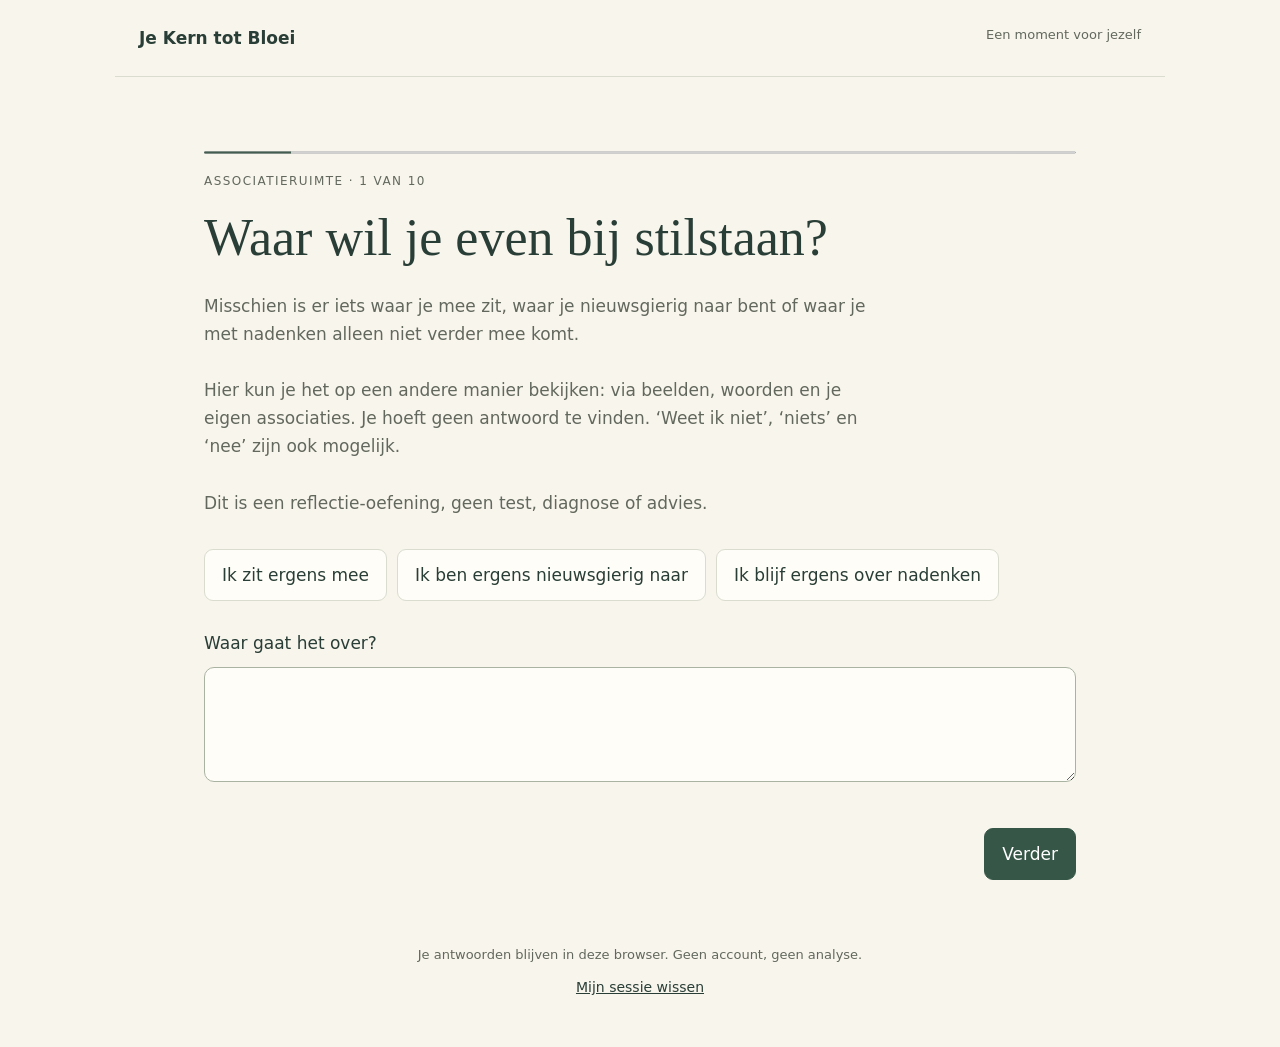
<file: index.html>
<!doctype html>
<html lang="nl">
<head>
<meta charset="utf-8"><meta name="viewport" content="width=device-width, initial-scale=1">
<meta name="referrer" content="no-referrer">
<meta http-equiv="Content-Security-Policy" content="default-src 'self'; script-src 'self'; style-src 'self' 'unsafe-inline'; img-src 'self'; connect-src 'self'; form-action 'none'; base-uri 'none'">
<title>Associatieruimte · Je Kern tot Bloei</title>
<link rel="stylesheet" href="styles.css"><script src="app.js" defer></script>
</head>
<body><header><span class="brand">Je Kern tot Bloei</span><span class="edition">Een moment voor jezelf</span></header>
<main id="app" aria-live="polite"><p>De ruimte wordt klaargezet…</p></main>
<footer>Je antwoorden blijven in deze browser. Geen account, geen analyse.<br><button id="erase" class="quiet" type="button">Mijn sessie wissen</button><p id="storage-notice" role="status"></p></footer>
<noscript>Voor deze oefening is JavaScript nodig. Je antwoorden worden niet verstuurd.</noscript>
</body></html>
</file>
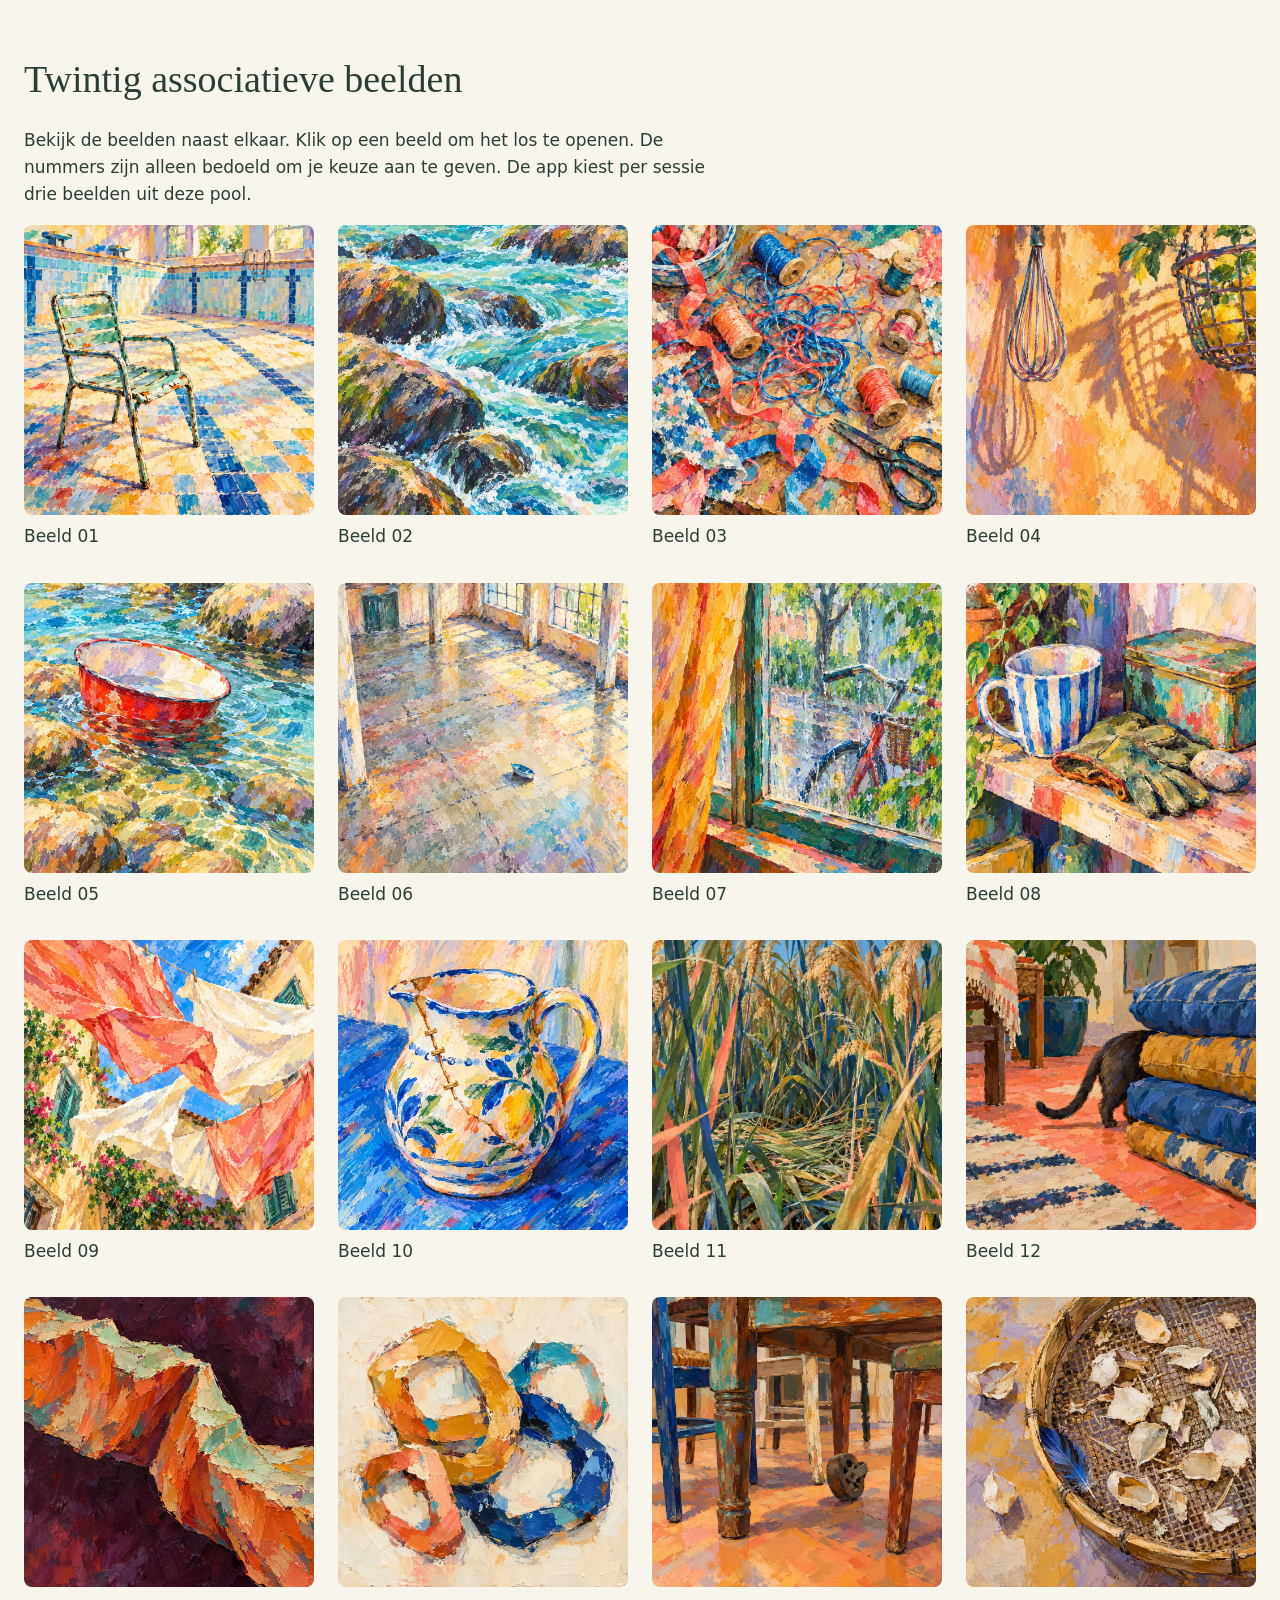
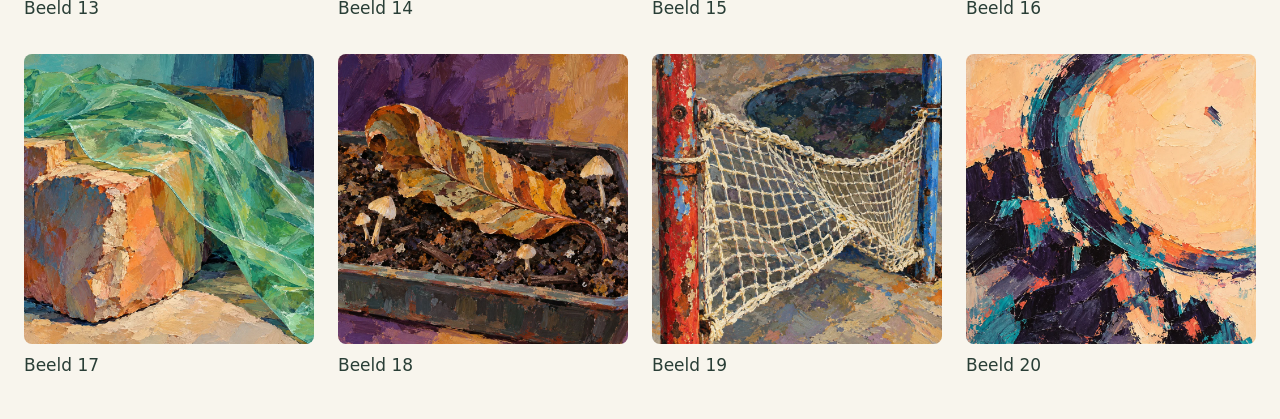
<file: images/candidates/preview.html>
<!doctype html><html lang="nl"><head><meta charset="utf-8"><meta name="viewport" content="width=device-width, initial-scale=1"><title>Twintig associatieve beelden · Associatieruimte</title><style>body{margin:0;background:#f8f5ed;color:#293e36;font:17px/1.6 system-ui,sans-serif}main{max-width:1400px;margin:auto;padding:32px 24px}h1{font:400 38px Georgia,serif}p{max-width:700px}.grid{display:grid;grid-template-columns:repeat(auto-fit,minmax(250px,1fr));gap:24px}figure{margin:0}img{display:block;width:100%;height:auto;border-radius:8px}figcaption{padding:8px 0}a:focus-visible{outline:3px solid #a57436;outline-offset:4px}</style></head><body><main><h1>Twintig associatieve beelden</h1><p>Bekijk de beelden naast elkaar. Klik op een beeld om het los te openen. De nummers zijn alleen bedoeld om je keuze aan te geven. De app kiest per sessie drie beelden uit deze pool.</p><div class="grid"><figure><a href="image-01.webp"><img src="image-01.webp" alt="Kandidaat 01" width="1024" height="1024" loading="lazy"></a><figcaption>Beeld 01</figcaption></figure>
<figure><a href="image-02.webp"><img src="image-02.webp" alt="Kandidaat 02" width="1024" height="1024" loading="lazy"></a><figcaption>Beeld 02</figcaption></figure>
<figure><a href="image-03.webp"><img src="image-03.webp" alt="Kandidaat 03" width="1024" height="1024" loading="lazy"></a><figcaption>Beeld 03</figcaption></figure>
<figure><a href="image-04.webp"><img src="image-04.webp" alt="Kandidaat 04" width="1024" height="1024" loading="lazy"></a><figcaption>Beeld 04</figcaption></figure>
<figure><a href="image-05.webp"><img src="image-05.webp" alt="Kandidaat 05" width="1024" height="1024" loading="lazy"></a><figcaption>Beeld 05</figcaption></figure>
<figure><a href="image-06.webp"><img src="image-06.webp" alt="Kandidaat 06" width="1024" height="1024" loading="lazy"></a><figcaption>Beeld 06</figcaption></figure>
<figure><a href="image-07.webp"><img src="image-07.webp" alt="Kandidaat 07" width="1024" height="1024" loading="lazy"></a><figcaption>Beeld 07</figcaption></figure>
<figure><a href="image-08.webp"><img src="image-08.webp" alt="Kandidaat 08" width="1024" height="1024" loading="lazy"></a><figcaption>Beeld 08</figcaption></figure>
<figure><a href="image-09.webp"><img src="image-09.webp" alt="Kandidaat 09" width="1024" height="1024" loading="lazy"></a><figcaption>Beeld 09</figcaption></figure>
<figure><a href="image-10.webp"><img src="image-10.webp" alt="Kandidaat 10" width="1024" height="1024" loading="lazy"></a><figcaption>Beeld 10</figcaption></figure><figure><a href="image-11-v2.webp"><img src="image-11-v2.webp" alt="Beeld 11" width="1024" height="1024" loading="lazy"></a><figcaption>Beeld 11</figcaption></figure>
<figure><a href="image-12-v2.webp"><img src="image-12-v2.webp" alt="Beeld 12" width="1024" height="1024" loading="lazy"></a><figcaption>Beeld 12</figcaption></figure>
<figure><a href="image-13.webp"><img src="image-13.webp" alt="Beeld 13" width="1024" height="1024" loading="lazy"></a><figcaption>Beeld 13</figcaption></figure>
<figure><a href="image-14.webp"><img src="image-14.webp" alt="Beeld 14" width="1024" height="1024" loading="lazy"></a><figcaption>Beeld 14</figcaption></figure>
<figure><a href="image-15-v2.webp"><img src="image-15-v2.webp" alt="Beeld 15" width="1024" height="1024" loading="lazy"></a><figcaption>Beeld 15</figcaption></figure>
<figure><a href="image-16-v2.webp"><img src="image-16-v2.webp" alt="Beeld 16" width="1024" height="1024" loading="lazy"></a><figcaption>Beeld 16</figcaption></figure>
<figure><a href="image-17-v2.webp"><img src="image-17-v2.webp" alt="Beeld 17" width="1024" height="1024" loading="lazy"></a><figcaption>Beeld 17</figcaption></figure>
<figure><a href="image-18-v2.webp"><img src="image-18-v2.webp" alt="Beeld 18" width="1024" height="1024" loading="lazy"></a><figcaption>Beeld 18</figcaption></figure>
<figure><a href="image-19-v2.webp"><img src="image-19-v2.webp" alt="Beeld 19" width="1024" height="1024" loading="lazy"></a><figcaption>Beeld 19</figcaption></figure>
<figure><a href="image-20.webp"><img src="image-20.webp" alt="Beeld 20" width="1024" height="1024" loading="lazy"></a><figcaption>Beeld 20</figcaption></figure></div></main></body></html>
</file>
<file: styles.css>
:root{color-scheme:light;--ink:#293e36;--muted:#62685d;--paper:#f8f5ed;--accent:#365747;--line:#d9dccf}*{box-sizing:border-box}body{margin:0;background:var(--paper);color:var(--ink);font:17px/1.65 system-ui,sans-serif}header{max-width:1050px;margin:auto;padding:24px;display:flex;justify-content:space-between;gap:20px;border-bottom:1px solid var(--line)}.brand{font-weight:650}.edition{font-size:13px;color:var(--muted)}main{max-width:920px;margin:40px auto;padding:0 24px}h1{font:400 clamp(32px,6vw,52px)/1.16 Georgia,serif;margin:16px 0 24px}h2{font:400 26px/1.3 Georgia,serif}p{max-width:680px}.eyebrow{font-size:12px;letter-spacing:.12em;text-transform:uppercase;color:var(--muted)}.intro{color:var(--muted);margin-bottom:32px}.field{display:block;margin:28px 0}.field span{display:block;margin-bottom:10px;max-width:700px}textarea,input,select{font:inherit;color:var(--ink);border:1px solid #aab3a2;border-radius:10px;background:#fffdf8;padding:13px;width:100%}textarea{min-height:115px;resize:vertical}button{font:inherit;cursor:pointer;border:1px solid var(--line);border-radius:9px;background:#fffdf8;color:var(--ink);padding:11px 17px;min-height:44px}button:hover{background:#e9eddf}button:focus-visible,textarea:focus-visible,input:focus-visible,select:focus-visible{outline:3px solid #a57436;outline-offset:3px}button[aria-pressed=true]{border-color:var(--accent);background:#dfe8da}.primary{background:var(--accent);color:white;border-color:var(--accent)}.primary:hover{background:#254132}.choices,.navigation,.tools{display:flex;gap:10px;flex-wrap:wrap}.navigation{justify-content:space-between;margin:38px 0}.quiet{background:transparent;border:0;text-decoration:underline;font-size:14px}footer{padding:24px;text-align:center;color:var(--muted);font-size:13px}.collector{margin:30px 0;padding:22px;background:#ebeede;border-radius:12px}.collector form{display:block}.collector input{min-width:0}.gallery{display:grid;grid-template-columns:repeat(2,minmax(0,1fr));gap:12px;margin:24px 0}.gallery button{padding:6px;min-width:0}.gallery img{width:100%;height:auto;aspect-ratio:1 / 1;object-fit:cover;display:block;border-radius:5px}.gallery span{font-size:12px}.canvas{position:relative;height:440px;margin:24px 0;background:#efeee2;border:1px solid var(--line);border-radius:18px;overflow:hidden;background-image:radial-gradient(#d4d8c9 .8px,transparent .8px);background-size:24px 24px}.word{position:absolute;max-width:65%;overflow-wrap:anywhere;white-space:pre-wrap;line-height:1.3;padding:8px 12px;min-height:40px;background:#fffdf1;border:1px solid #c9d2bd;box-shadow:0 3px 10px #26392a0b;touch-action:none;user-select:none;transform:translate(-50%,-50%)}.word[aria-pressed=true]{outline:2px solid var(--accent)}.canvas.readonly .word{cursor:default;touch-action:auto}.tools{padding:15px;background:#e8eddf;border-radius:10px;align-items:center}.tools p{width:100%;margin:0;font-size:14px}.empty{padding:28px;color:var(--muted)}blockquote,.literal{white-space:pre-wrap;overflow-wrap:anywhere;background:#eeeede;padding:20px;border-radius:10px;margin:20px 0}progress{width:100%;height:5px;accent-color:var(--accent)}.message{font-size:14px;color:var(--muted)}@media(min-width:760px){.gallery{grid-template-columns:repeat(3,minmax(0,1fr))}main{margin-top:55px}.canvas{height:500px}}@media(max-width:480px){.edition{display:none}main{padding:0 18px;margin-top:28px}.collect-word{flex-direction:column}.tools button{flex:1}.canvas{height:380px}}

.intro{white-space:pre-line}.shape-controls{display:flex;flex-wrap:wrap;gap:10px;margin:18px 0}.color-control{display:flex;align-items:center;gap:10px}.color-control input{width:54px;height:44px;padding:4px;cursor:pointer}.word.shape{padding:0;min-height:0;border:1px solid #637e6960;z-index:0}.word:not(.shape){z-index:1}.shape-circle{border-radius:50%}.shape-rectangle{border-radius:5px}.shape-blob{border-radius:42% 58% 65% 35% / 55% 35% 65% 45%}.word.shape[aria-pressed=true]{background-color:inherit}.tools .color-control{flex:0 0 auto}

.contact{margin:36px 0;padding-top:22px;border-top:1px solid var(--line)}.contact-link{display:inline-block;border:1px solid var(--line);border-radius:9px;background:#fffdf8;color:var(--ink);padding:11px 17px;text-decoration:none;min-height:44px}.contact-link:hover{background:#e9eddf}.contact-link:focus-visible{outline:3px solid #a57436;outline-offset:3px}button:disabled{cursor:default;opacity:.6}

.collect-word{display:flex;gap:10px}.collect-color{display:flex;flex-wrap:wrap;align-items:center;gap:12px;margin-top:16px}.collect-color p{flex-basis:100%;margin:0}.word-cloud{display:flex;flex-wrap:wrap;justify-content:center;align-items:center;gap:18px 26px;margin-top:26px;padding:12px 0}.cloud-word{display:inline-block;font:400 21px/1.4 Georgia,serif;padding:7px 12px;border-radius:16px;max-width:100%;overflow-wrap:anywhere;white-space:pre-wrap}.cloud-word:nth-child(3n+2){margin-top:14px}.cloud-word:nth-child(3n){margin-bottom:12px}

.answer-suggestions{margin-bottom:22px}.answer-options{display:flex;flex-wrap:wrap;gap:8px;max-height:16rem;overflow:auto;padding:4px}.answer-chip{max-width:100%;text-align:left;white-space:pre-wrap;overflow-wrap:anywhere;font-size:14px;padding:8px 12px}.answer-chip-status{display:block;font-size:12px;color:var(--muted)}

/* Exercise roles remain distinct from the solid outline for canvas editing. */
.canvas .word[data-research-role]{border-style:dashed}.canvas .word[data-research-role]::after{content:attr(data-research-role);position:absolute;top:-12px;right:0;background:var(--paper);color:var(--ink);border:1px solid var(--line);border-radius:4px;padding:0 5px;font:12px/1.4 system-ui,sans-serif}.research-selection-status{white-space:pre-wrap;overflow-wrap:anywhere}
</file>
